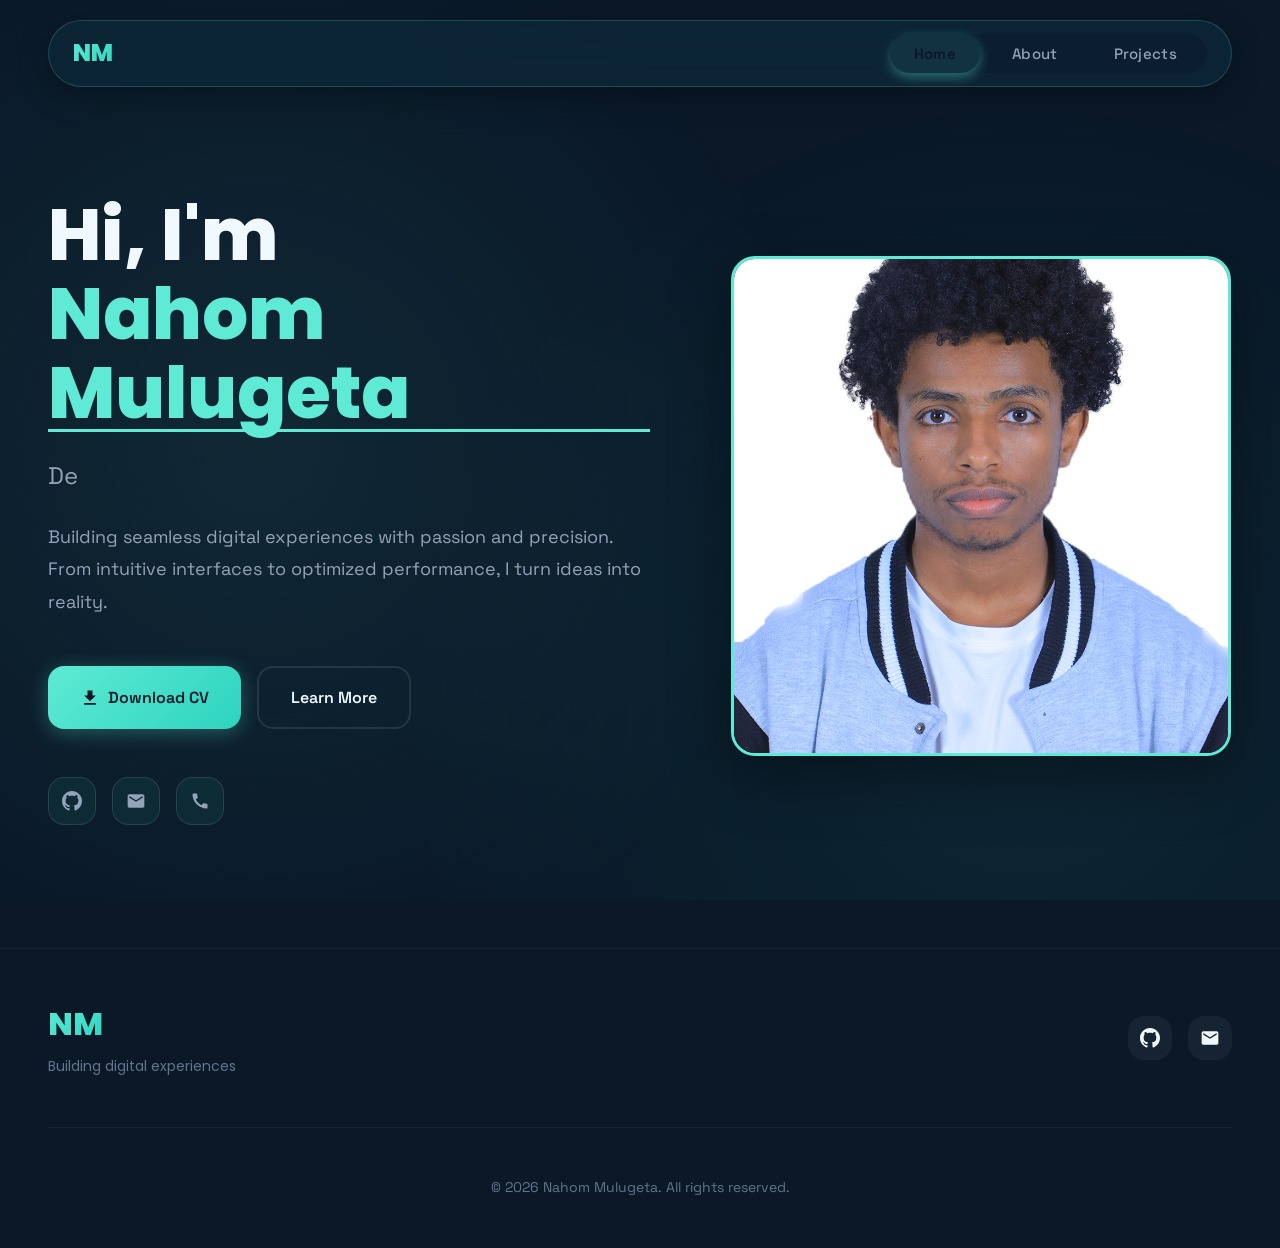
<file: index.html>
<!DOCTYPE html>
<html lang="en">
<head>
  <meta charset="UTF-8">
  <meta name="viewport" content="width=device-width, initial-scale=1.0">
  <link rel="stylesheet" href="style.css">
  <link rel="preconnect" href="https://fonts.googleapis.com">
  <link rel="preconnect" href="https://fonts.gstatic.com" crossorigin>
  <link href="https://fonts.googleapis.com/css2?family=Poppins:wght@400;500;600;700;800&family=Space+Grotesk:wght@400;500;600;700&family=JetBrains+Mono:wght@400;500&display=swap" rel="stylesheet">
  <title>Nahom Mulugeta | Developer & Creator</title>
</head>
<body>

<header>
  <div class="nav-container">
    <nav>
      <div class="nav-brand">
        <span class="brand-text">NM</span>
      </div>
      <ul>
        <li><a href="index.html" class="active">Home</a></li>
        <li><a href="about.html">About</a></li>
        <li><a href="projects.html">Projects</a></li>
      </ul>
      <div class="menu-toggle">
        <span></span>
        <span></span>
        <span></span>
      </div>
    </nav>
  </div>
</header>

<main>

  <!-- Hero Section -->
  <section class="hero-new">
    <div class="hero-content">
      <h1 class="hero-title">
        Hi, I'm <span class="highlight-text">Nahom Mulugeta</span>
      </h1>
      
      <p class="hero-subtitle">
        Developer <span class="separator">•</span> CS Student <span class="separator">•</span> Comic Creator
      </p>
      
      <p class="hero-description">
        Building seamless digital experiences with passion and precision. 
        From intuitive interfaces to optimized performance, I turn ideas into reality.
      </p>
      
      <div class="hero-actions">
        <a href="Nahom Mulugeta.pdf" download="Nahom_Mulugeta_CV.pdf" class="btn-primary">
          <svg xmlns="http://www.w3.org/2000/svg" viewBox="0 0 24 24" width="20" height="20" fill="currentColor">
            <path d="M19 9h-4V3H9v6H5l7 7 7-7zM5 18v2h14v-2H5z"/>
          </svg>
          Download CV
        </a>
        <a href="about.html" class="btn-secondary">Learn More</a>
      </div>
      
      <div class="hero-social">
        <a href="https://github.com/Fullgod007" target="_blank" rel="noopener noreferrer" class="social-icon" title="GitHub">
          <svg xmlns="http://www.w3.org/2000/svg" viewBox="0 0 24 24" fill="currentColor">
            <path d="M12 0c-6.626 0-12 5.373-12 12 0 5.302 3.438 9.8 8.207 11.387.599.111.793-.261.793-.577v-2.234c-3.338.726-4.033-1.416-4.033-1.416-.546-1.387-1.333-1.756-1.333-1.756-1.089-.745.083-.729.083-.729 1.205.084 1.839 1.237 1.839 1.237 1.07 1.834 2.807 1.304 3.492.997.107-.775.418-1.305.762-1.604-2.665-.305-5.467-1.334-5.467-5.931 0-1.311.469-2.381 1.236-3.221-.124-.303-.535-1.524.117-3.176 0 0 1.008-.322 3.301 1.23.957-.266 1.983-.399 3.003-.404 1.02.005 2.047.138 3.006.404 2.291-1.552 3.297-1.23 3.297-1.23.653 1.653.242 2.874.118 3.176.77.84 1.235 1.911 1.235 3.221 0 4.609-2.807 5.624-5.479 5.921.43.372.823 1.102.823 2.222v3.293c0 .319.192.694.801.576 4.765-1.589 8.199-6.086 8.199-11.386 0-6.627-5.373-12-12-12z"/>
          </svg>
        </a>
        <a href="mailto:nahimulugeta@gmail.com" class="social-icon" title="Email">
          <svg xmlns="http://www.w3.org/2000/svg" viewBox="0 0 24 24" fill="currentColor">
            <path d="M20 4H4c-1.1 0-1.99.9-1.99 2L2 18c0 1.1.9 2 2 2h16c1.1 0 2-.9 2-2V6c0-1.1-.9-2-2-2zm0 4l-8 5-8-5V6l8 5 8-5v2z"/>
          </svg>
        </a>
        <a href="tel:+251911797259" class="social-icon" title="Phone">
          <svg xmlns="http://www.w3.org/2000/svg" viewBox="0 0 24 24" fill="currentColor">
            <path d="M20.01 15.38c-1.23 0-2.42-.2-3.53-.56-.35-.12-.74-.03-1.01.24l-1.57 1.97c-2.83-1.35-5.48-3.9-6.89-6.83l1.95-1.66c.27-.28.35-.67.24-1.02-.37-1.11-.56-2.3-.56-3.53 0-.54-.45-.99-.99-.99H4.19C3.65 3 3 3.24 3 3.99 3 13.28 10.73 21 20.01 21c.71 0 .99-.63.99-1.18v-3.45c0-.54-.45-.99-.99-.99z"/>
          </svg>
        </a>
      </div>
    </div>
    
    <div class="hero-image">
      <div class="image-wrapper">
        <img src="profile.jpg" alt="Nahom Mulugeta">
      </div>
    </div>
  </section>

</main>

<footer>
  <div class="footer-content">
    <div class="footer-brand">
      <span class="brand-text">NM</span>
      <p>Building digital experiences</p>
    </div>
    
    <div class="footer-links">
      <a href="https://github.com/Fullgod007" target="_blank" rel="noopener noreferrer" class="footer-social">
        <svg xmlns="http://www.w3.org/2000/svg" viewBox="0 0 24 24">
          <path d="M12 0c-6.626 0-12 5.373-12 12 0 5.302 3.438 9.8 8.207 11.387.599.111.793-.261.793-.577v-2.234c-3.338.726-4.033-1.416-4.033-1.416-.546-1.387-1.333-1.756-1.333-1.756-1.089-.745.083-.729.083-.729 1.205.084 1.839 1.237 1.839 1.237 1.07 1.834 2.807 1.304 3.492.997.107-.775.418-1.305.762-1.604-2.665-.305-5.467-1.334-5.467-5.931 0-1.311.469-2.381 1.236-3.221-.124-.303-.535-1.524.117-3.176 0 0 1.008-.322 3.301 1.23.957-.266 1.983-.399 3.003-.404 1.02.005 2.047.138 3.006.404 2.291-1.552 3.297-1.23 3.297-1.23.653 1.653.242 2.874.118 3.176.77.84 1.235 1.911 1.235 3.221 0 4.609-2.807 5.624-5.479 5.921.43.372.823 1.102.823 2.222v3.293c0 .319.192.694.801.576 4.765-1.589 8.199-6.086 8.199-11.386 0-6.627-5.373-12-12-12z"/>
        </svg>
      </a>
      <a href="mailto:nahimulugeta@gmail.com" class="footer-social">
        <svg xmlns="http://www.w3.org/2000/svg" viewBox="0 0 24 24">
          <path d="M20 4H4c-1.1 0-1.99.9-1.99 2L2 18c0 1.1.9 2 2 2h16c1.1 0 2-.9 2-2V6c0-1.1-.9-2-2-2zm0 4l-8 5-8-5V6l8 5 8-5v2z"/>
        </svg>
      </a>
    </div>
  </div>
  
  <div class="footer-bottom">
    <p>© 2026 Nahom Mulugeta. All rights reserved.</p>
  </div>
</footer>

<script>
  // Navigation scroll effect
  let lastScroll = 0;
  const header = document.querySelector('header');

  window.addEventListener('scroll', () => {
    const currentScroll = window.pageYOffset;
    
    if (currentScroll > 50) {
      header.classList.add('nav-scrolled');
    } else {
      header.classList.remove('nav-scrolled');
    }
    
    lastScroll = currentScroll;
  });

  // Mobile menu toggle
  const menuToggle = document.querySelector('.menu-toggle');
  const navUl = document.querySelector('nav ul');
  
  if (menuToggle) {
    menuToggle.addEventListener('click', () => {
      menuToggle.classList.toggle('active');
      navUl.classList.toggle('mobile-active');
    });
  }

  // Typing effect for hero subtitle
  const subtitle = document.querySelector('.hero-subtitle');
  if (subtitle) {
    const text = subtitle.textContent;
    subtitle.textContent = '';
    let i = 0;
    
    const typeWriter = () => {
      if (i < text.length) {
        subtitle.textContent += text.charAt(i);
        i++;
        setTimeout(typeWriter, 50);
      }
    };
    
    setTimeout(typeWriter, 800);
  }

  // Smooth scroll
  document.querySelectorAll('a[href^="#"]').forEach(anchor => {
    anchor.addEventListener('click', function (e) {
      e.preventDefault();
      const target = document.querySelector(this.getAttribute('href'));
      if (target) {
        target.scrollIntoView({ behavior: 'smooth', block: 'start' });
      }
    });
  });
</script>

</body>
</html>
</file>
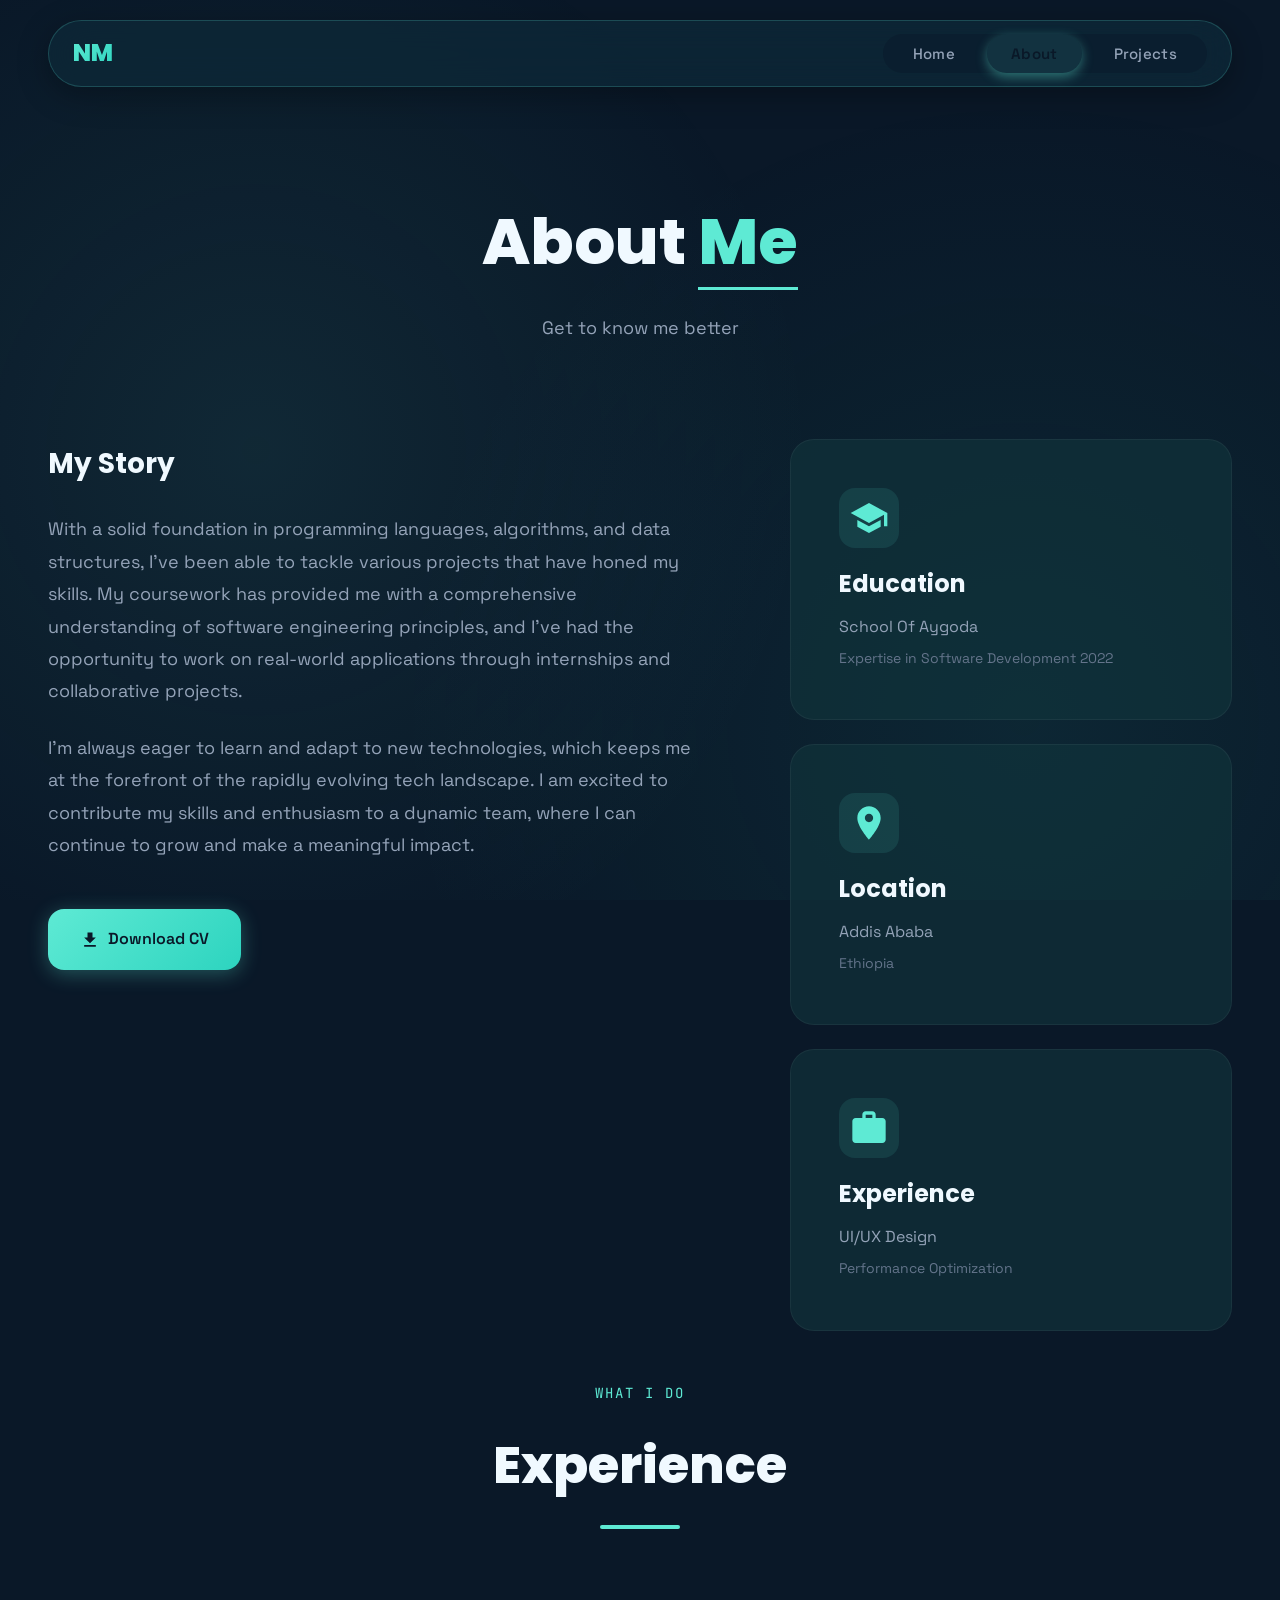
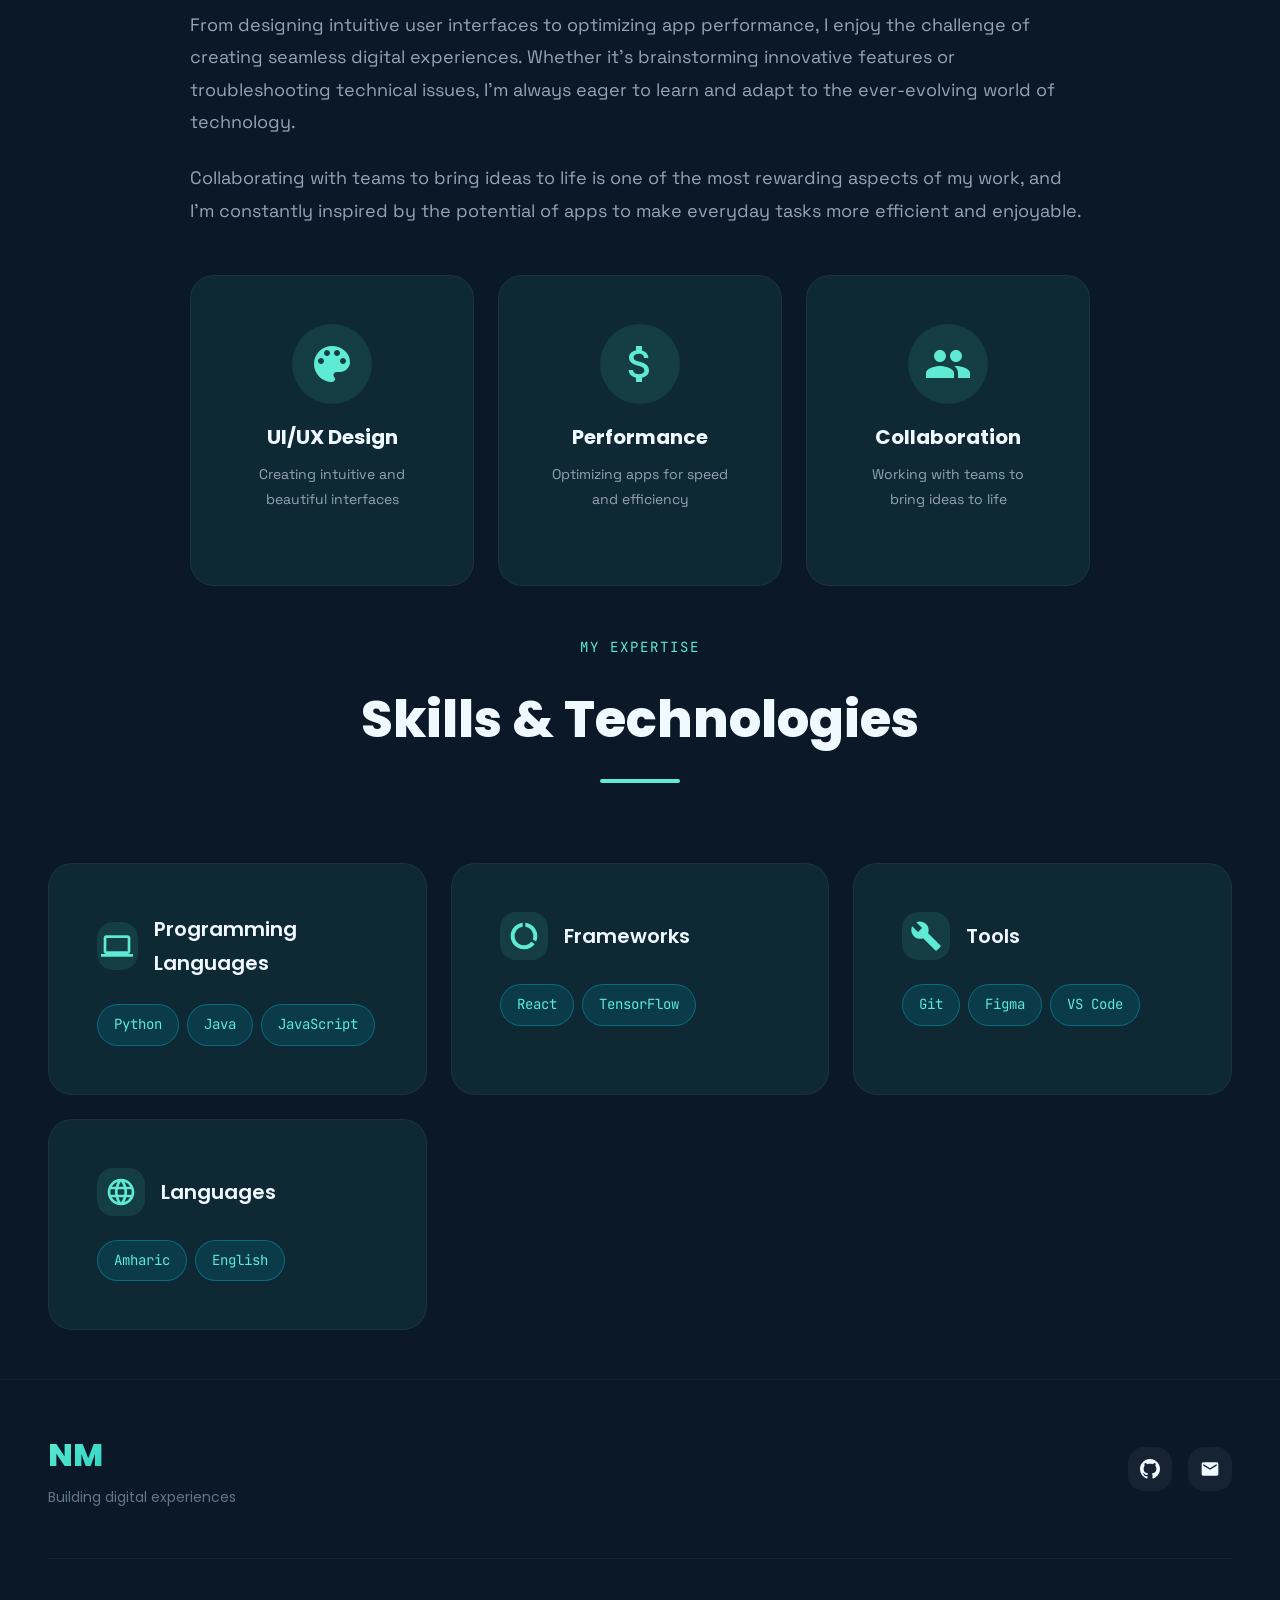
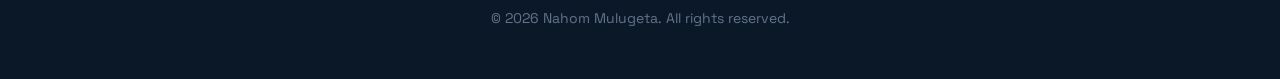
<file: about.html>
<!DOCTYPE html>
<html lang="en">
<head>
  <meta charset="UTF-8">
  <meta name="viewport" content="width=device-width, initial-scale=1.0">
  <link rel="stylesheet" href="style.css">
  <link rel="preconnect" href="https://fonts.googleapis.com">
  <link rel="preconnect" href="https://fonts.gstatic.com" crossorigin>
  <link href="https://fonts.googleapis.com/css2?family=Poppins:wght@400;500;600;700;800&family=Space+Grotesk:wght@400;500;600;700&family=JetBrains+Mono:wght@400;500&display=swap" rel="stylesheet">
  <title>About – Nahom Mulugeta</title>
</head>
<body>

<header>
  <div class="nav-container">
    <nav>
      <div class="nav-brand">
        <span class="brand-text">NM</span>
      </div>
      <ul>
        <li><a href="index.html">Home</a></li>
        <li><a href="about.html" class="active">About</a></li>
        <li><a href="projects.html">Projects</a></li>
      </ul>
      <div class="menu-toggle">
        <span></span>
        <span></span>
        <span></span>
      </div>
    </nav>
  </div>
</header>

<main>

  <!-- About Header -->
  <section class="page-header">
    <h1 class="page-title">About <span class="gradient-text">Me</span></h1>
    <p class="page-subtitle">Get to know me better</p>
  </section>

  <!-- About Content -->
  <section class="section-about">
    <div class="about-grid">
      <div class="about-text">
        <h2>My Story</h2>
        <p>
          With a solid foundation in programming languages, algorithms, and data structures, 
          I've been able to tackle various projects that have honed my skills. My coursework 
          has provided me with a comprehensive understanding of software engineering principles, 
          and I've had the opportunity to work on real-world applications through internships 
          and collaborative projects.
        </p>
        <p>
          I'm always eager to learn and adapt to new technologies, which keeps me at the 
          forefront of the rapidly evolving tech landscape. I am excited to contribute my 
          skills and enthusiasm to a dynamic team, where I can continue to grow and make a 
          meaningful impact.
        </p>
        
        <!-- Download CV Button -->
        <a href="Nahom Mulugeta.pdf" download="Nahom_Mulugeta_CV.pdf" class="btn-primary">
          <svg xmlns="http://www.w3.org/2000/svg" viewBox="0 0 24 24" width="20" height="20">
            <path d="M19 9h-4V3H9v6H5l7 7 7-7zM5 18v2h14v-2H5z"/>
          </svg>
          Download CV
        </a>
      </div>
      
      <div class="about-stats">
        <div class="stat-card">
          <div class="stat-icon">
            <svg xmlns="http://www.w3.org/2000/svg" viewBox="0 0 24 24" width="40" height="40" fill="currentColor">
              <path d="M5 13.18v4L12 21l7-3.82v-4L12 17l-7-3.82zM12 3L1 9l11 6 9-4.91V17h2V9L12 3z"/>
            </svg>
          </div>
          <h3>Education</h3>
          <p>School Of Aygoda</p>
          <span class="stat-detail">Expertise in Software Development</span>
          <span class="stat-detail">2022</span>
        </div>
        <div class="stat-card">
          <div class="stat-icon">
            <svg xmlns="http://www.w3.org/2000/svg" viewBox="0 0 24 24" width="40" height="40" fill="currentColor">
              <path d="M12 2C8.13 2 5 5.13 5 9c0 5.25 7 13 7 13s7-7.75 7-13c0-3.87-3.13-7-7-7zm0 9.5c-1.38 0-2.5-1.12-2.5-2.5s1.12-2.5 2.5-2.5 2.5 1.12 2.5 2.5-1.12 2.5-2.5 2.5z"/>
            </svg>
          </div>
          <h3>Location</h3>
          <p>Addis Ababa</p>
          <span class="stat-detail">Ethiopia</span>
        </div>
        <div class="stat-card">
          <div class="stat-icon">
            <svg xmlns="http://www.w3.org/2000/svg" viewBox="0 0 24 24" width="40" height="40" fill="currentColor">
              <path d="M20 6h-4V4c0-1.11-.89-2-2-2h-4c-1.11 0-2 .89-2 2v2H4c-1.11 0-1.99.89-1.99 2L2 19c0 1.11.89 2 2 2h16c1.11 0 2-.89 2-2V8c0-1.11-.89-2-2-2zm-6 0h-4V4h4v2z"/>
            </svg>
          </div>
          <h3>Experience</h3>
          <p>UI/UX Design</p>
          <span class="stat-detail">Performance Optimization</span>
        </div>
      </div>
    </div>
  </section>

  <!-- Experience Section -->
  <section class="section-experience">
    <div class="section-header">
      <span class="section-tag">What I do</span>
      <h2 class="section-title">Experience</h2>
    </div>
    
    <div class="experience-content">
      <p>
        From designing intuitive user interfaces to optimizing app performance, I enjoy 
        the challenge of creating seamless digital experiences. Whether it's brainstorming 
        innovative features or troubleshooting technical issues, I'm always eager to learn 
        and adapt to the ever-evolving world of technology.
      </p>
      <p>
        Collaborating with teams to bring ideas to life is one of the most rewarding aspects 
        of my work, and I'm constantly inspired by the potential of apps to make everyday 
        tasks more efficient and enjoyable.
      </p>
      
      <div class="experience-highlights">
        <div class="highlight-item">
          <div class="highlight-icon">
            <svg xmlns="http://www.w3.org/2000/svg" viewBox="0 0 24 24" width="48" height="48" fill="currentColor">
              <path d="M12 3c-4.97 0-9 4.03-9 9s4.03 9 9 9c.83 0 1.5-.67 1.5-1.5 0-.39-.15-.74-.39-1.01-.23-.26-.38-.61-.38-.99 0-.83.67-1.5 1.5-1.5H16c2.76 0 5-2.24 5-5 0-4.42-4.03-8-9-8zm-5.5 9c-.83 0-1.5-.67-1.5-1.5S5.67 9 6.5 9 8 9.67 8 10.5 7.33 12 6.5 12zm3-4C8.67 8 8 7.33 8 6.5S8.67 5 9.5 5s1.5.67 1.5 1.5S10.33 8 9.5 8zm5 0c-.83 0-1.5-.67-1.5-1.5S13.67 5 14.5 5s1.5.67 1.5 1.5S15.33 8 14.5 8zm3 4c-.83 0-1.5-.67-1.5-1.5S16.67 9 17.5 9s1.5.67 1.5 1.5-.67 1.5-1.5 1.5z"/>
            </svg>
          </div>
          <h4>UI/UX Design</h4>
          <p>Creating intuitive and beautiful interfaces</p>
        </div>
        <div class="highlight-item">
          <div class="highlight-icon">
            <svg xmlns="http://www.w3.org/2000/svg" viewBox="0 0 24 24" width="48" height="48" fill="currentColor">
              <path d="M11.8 10.9c-2.27-.59-3-1.2-3-2.15 0-1.09 1.01-1.85 2.7-1.85 1.78 0 2.44.85 2.5 2.1h2.21c-.07-1.72-1.12-3.3-3.21-3.81V3h-3v2.16c-1.94.42-3.5 1.68-3.5 3.61 0 2.31 1.91 3.46 4.7 4.13 2.5.6 3 1.48 3 2.41 0 .69-.49 1.79-2.7 1.79-2.06 0-2.87-.92-2.98-2.1h-2.2c.12 2.19 1.76 3.42 3.68 3.83V21h3v-2.15c1.95-.37 3.5-1.5 3.5-3.55 0-2.84-2.43-3.81-4.7-4.4z"/>
            </svg>
          </div>
          <h4>Performance</h4>
          <p>Optimizing apps for speed and efficiency</p>
        </div>
        <div class="highlight-item">
          <div class="highlight-icon">
            <svg xmlns="http://www.w3.org/2000/svg" viewBox="0 0 24 24" width="48" height="48" fill="currentColor">
              <path d="M16 11c1.66 0 2.99-1.34 2.99-3S17.66 5 16 5c-1.66 0-3 1.34-3 3s1.34 3 3 3zm-8 0c1.66 0 2.99-1.34 2.99-3S9.66 5 8 5C6.34 5 5 6.34 5 8s1.34 3 3 3zm0 2c-2.33 0-7 1.17-7 3.5V19h14v-2.5c0-2.33-4.67-3.5-7-3.5zm8 0c-.29 0-.62.02-.97.05 1.16.84 1.97 1.97 1.97 3.45V19h6v-2.5c0-2.33-4.67-3.5-7-3.5z"/>
            </svg>
          </div>
          <h4>Collaboration</h4>
          <p>Working with teams to bring ideas to life</p>
        </div>
      </div>
    </div>
  </section>

  <!-- Skills Section -->
  <section class="section-skills">
    <div class="section-header">
      <span class="section-tag">My expertise</span>
      <h2 class="section-title">Skills & Technologies</h2>
    </div>
    
    <div class="skills-grid">
      <div class="skill-category">
        <div class="category-header">
          <span class="category-icon">
            <svg xmlns="http://www.w3.org/2000/svg" viewBox="0 0 24 24" width="32" height="32" fill="currentColor">
              <path d="M20 18c1.1 0 1.99-.9 1.99-2L22 6c0-1.1-.9-2-2-2H4c-1.1 0-2 .9-2 2v10c0 1.1.9 2 2 2H0v2h24v-2h-4zM4 6h16v10H4V6z"/>
            </svg>
          </span>
          <h3>Programming Languages</h3>
        </div>
        <div class="skill-tags">
          <span class="skill-tag">Python</span>
          <span class="skill-tag">Java</span>
          <span class="skill-tag">JavaScript</span>
        </div>
      </div>
      
      <div class="skill-category">
        <div class="category-header">
          <span class="category-icon">
            <svg xmlns="http://www.w3.org/2000/svg" viewBox="0 0 24 24" width="32" height="32" fill="currentColor">
              <path d="M13 2.05v3.03c3.39.49 6 3.39 6 6.92 0 .9-.18 1.75-.48 2.54l2.6 1.53c.56-1.24.88-2.62.88-4.07 0-5.18-3.95-9.45-9-9.95zM12 19c-3.87 0-7-3.13-7-7 0-3.53 2.61-6.43 6-6.92V2.05c-5.06.5-9 4.76-9 9.95 0 5.52 4.47 10 9.99 10 3.31 0 6.24-1.61 8.06-4.09l-2.6-1.53C16.17 17.98 14.21 19 12 19z"/>
            </svg>
          </span>
          <h3>Frameworks</h3>
        </div>
        <div class="skill-tags">
          <span class="skill-tag">React</span>
          <span class="skill-tag">TensorFlow</span>
        </div>
      </div>
      
      <div class="skill-category">
        <div class="category-header">
          <span class="category-icon">
            <svg xmlns="http://www.w3.org/2000/svg" viewBox="0 0 24 24" width="32" height="32" fill="currentColor">
              <path d="M22.7 19l-9.1-9.1c.9-2.3.4-5-1.5-6.9-2-2-5-2.4-7.4-1.3L9 6 6 9 1.6 4.7C.4 7.1.9 10.1 2.9 12.1c1.9 1.9 4.6 2.4 6.9 1.5l9.1 9.1c.4.4 1 .4 1.4 0l2.3-2.3c.5-.4.5-1.1.1-1.4z"/>
            </svg>
          </span>
          <h3>Tools</h3>
        </div>
        <div class="skill-tags">
          <span class="skill-tag">Git</span>
          <span class="skill-tag">Figma</span>
          <span class="skill-tag">VS Code</span>
        </div>
      </div>
      
      <div class="skill-category">
        <div class="category-header">
          <span class="category-icon">
            <svg xmlns="http://www.w3.org/2000/svg" viewBox="0 0 24 24" width="32" height="32" fill="currentColor">
              <path d="M11.99 2C6.47 2 2 6.48 2 12s4.47 10 9.99 10C17.52 22 22 17.52 22 12S17.52 2 11.99 2zm6.93 6h-2.95c-.32-1.25-.78-2.45-1.38-3.56 1.84.63 3.37 1.91 4.33 3.56zM12 4.04c.83 1.2 1.48 2.53 1.91 3.96h-3.82c.43-1.43 1.08-2.76 1.91-3.96zM4.26 14C4.1 13.36 4 12.69 4 12s.1-1.36.26-2h3.38c-.08.66-.14 1.32-.14 2 0 .68.06 1.34.14 2H4.26zm.82 2h2.95c.32 1.25.78 2.45 1.38 3.56-1.84-.63-3.37-1.9-4.33-3.56zm2.95-8H5.08c.96-1.66 2.49-2.93 4.33-3.56C8.81 5.55 8.35 6.75 8.03 8zM12 19.96c-.83-1.2-1.48-2.53-1.91-3.96h3.82c-.43 1.43-1.08 2.76-1.91 3.96zM14.34 14H9.66c-.09-.66-.16-1.32-.16-2 0-.68.07-1.35.16-2h4.68c.09.65.16 1.32.16 2 0 .68-.07 1.34-.16 2zm.25 5.56c.6-1.11 1.06-2.31 1.38-3.56h2.95c-.96 1.65-2.49 2.93-4.33 3.56zM16.36 14c.08-.66.14-1.32.14-2 0-.68-.06-1.34-.14-2h3.38c.16.64.26 1.31.26 2s-.1 1.36-.26 2h-3.38z"/>
            </svg>
          </span>
          <h3>Languages</h3>
        </div>
        <div class="skill-tags">
          <span class="skill-tag">Amharic</span>
          <span class="skill-tag">English</span>
        </div>
      </div>
    </div>
  </section>

</main>

<footer>
  <div class="footer-content">
    <div class="footer-brand">
      <span class="brand-text">NM</span>
      <p>Building digital experiences</p>
    </div>
    
    <div class="footer-links">
      <a href="https://github.com/Fullgod007" target="_blank" rel="noopener noreferrer" class="footer-social">
        <svg xmlns="http://www.w3.org/2000/svg" viewBox="0 0 24 24">
          <path d="M12 0c-6.626 0-12 5.373-12 12 0 5.302 3.438 9.8 8.207 11.387.599.111.793-.261.793-.577v-2.234c-3.338.726-4.033-1.416-4.033-1.416-.546-1.387-1.333-1.756-1.333-1.756-1.089-.745.083-.729.083-.729 1.205.084 1.839 1.237 1.839 1.237 1.07 1.834 2.807 1.304 3.492.997.107-.775.418-1.305.762-1.604-2.665-.305-5.467-1.334-5.467-5.931 0-1.311.469-2.381 1.236-3.221-.124-.303-.535-1.524.117-3.176 0 0 1.008-.322 3.301 1.23.957-.266 1.983-.399 3.003-.404 1.02.005 2.047.138 3.006.404 2.291-1.552 3.297-1.23 3.297-1.23.653 1.653.242 2.874.118 3.176.77.84 1.235 1.911 1.235 3.221 0 4.609-2.807 5.624-5.479 5.921.43.372.823 1.102.823 2.222v3.293c0 .319.192.694.801.576 4.765-1.589 8.199-6.086 8.199-11.386 0-6.627-5.373-12-12-12z"/>
        </svg>
      </a>
      <a href="mailto:nahimulugeta@gmail.com" class="footer-social">
        <svg xmlns="http://www.w3.org/2000/svg" viewBox="0 0 24 24">
          <path d="M20 4H4c-1.1 0-1.99.9-1.99 2L2 18c0 1.1.9 2 2 2h16c1.1 0 2-.9 2-2V6c0-1.1-.9-2-2-2zm0 4l-8 5-8-5V6l8 5 8-5v2z"/>
        </svg>
      </a>
    </div>
  </div>
  
  <div class="footer-bottom">
    <p>© 2026 Nahom Mulugeta. All rights reserved.</p>
  </div>
</footer>

<script>
  const observerOptions = {
    threshold: 0.1,
    rootMargin: '0px 0px -100px 0px'
  };

  const observer = new IntersectionObserver((entries) => {
    entries.forEach(entry => {
      if (entry.isIntersecting) {
        entry.target.classList.add('animate-in');
      }
    });
  }, observerOptions);

  document.querySelectorAll('section, .skill-category, .stat-card, .highlight-item').forEach(el => {
    observer.observe(el);
  });
</script>

</body>
</html>
</file>
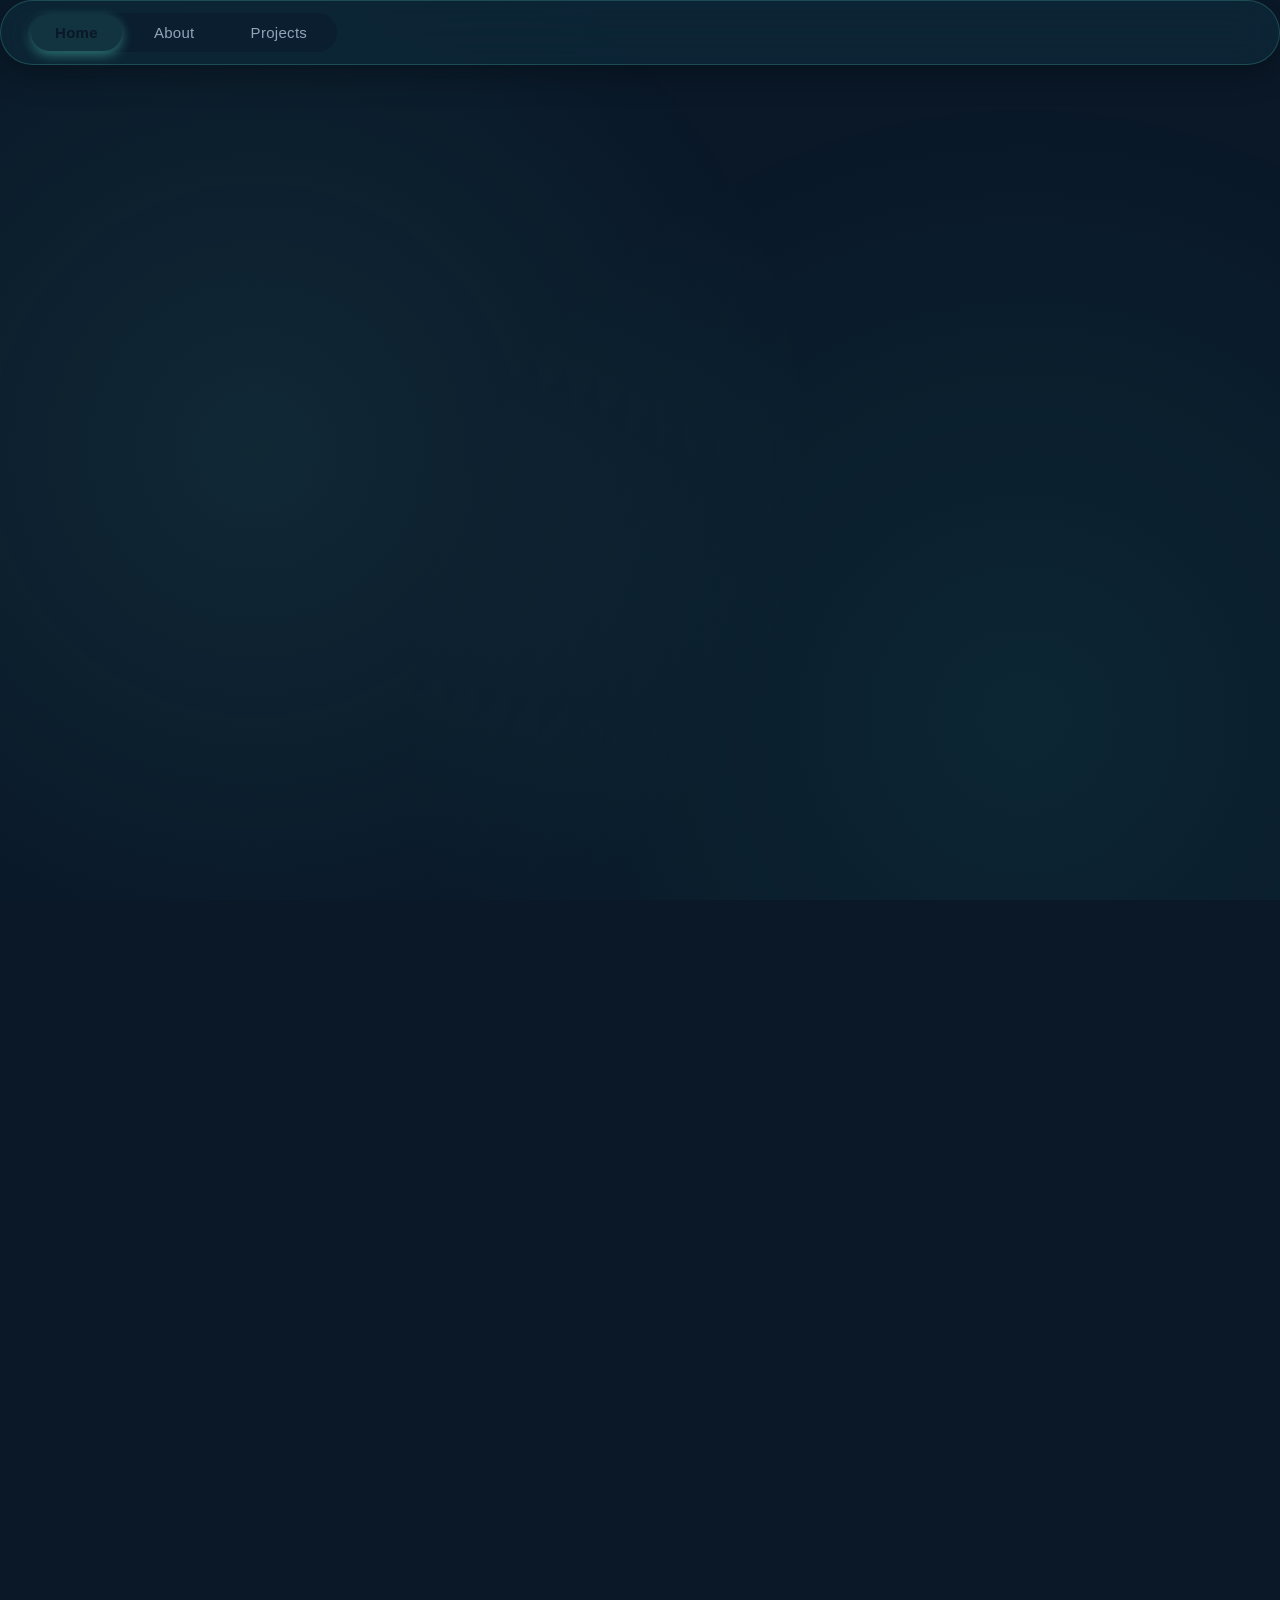
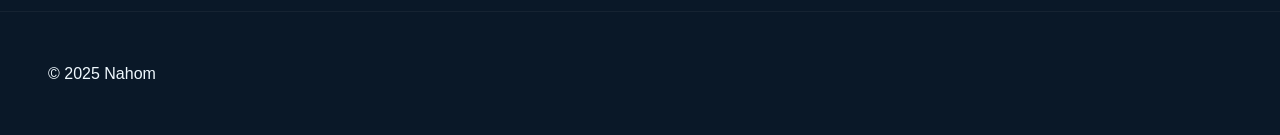
<file: index (5).html>
<!DOCTYPE html>
<html>
<head>
  <link rel="stylesheet" href="style.css">
  <title>Nahom Portfolio</title>
</head>
<body>

<header>
  <nav>
    <ul>
      <li><a href="index.html" class="active">Home</a></li>
      <li><a href="about.html">About</a></li>
      <li><a href="projects.html">Projects</a></li>
    </ul>
  </nav>
</header>

<main>

  <section class="hero">
  <img src="profile.jpg" alt="Profile Photo">

  <div>
    <h1>Welcome, I'm Nahom</h1>
    <p>Developer • CS Student • Comic Creator</p>
  </div>
</section>


  <section class="cards">
    <div class="card">
      <h2>Skills</h2>
      <ul>
        <li>Java Programming</li>
        <li>HTML • CSS</li>
        <li>Comic Writing</li>
      </ul>
    </div>

    <div class="card">
      <h2>Education</h2>
      <p>Computer Science student at ACT.</p>
    </div>
  </section>

</main>

<footer>
  © 2025 Nahom
</footer>

</body>
</html>
</file>
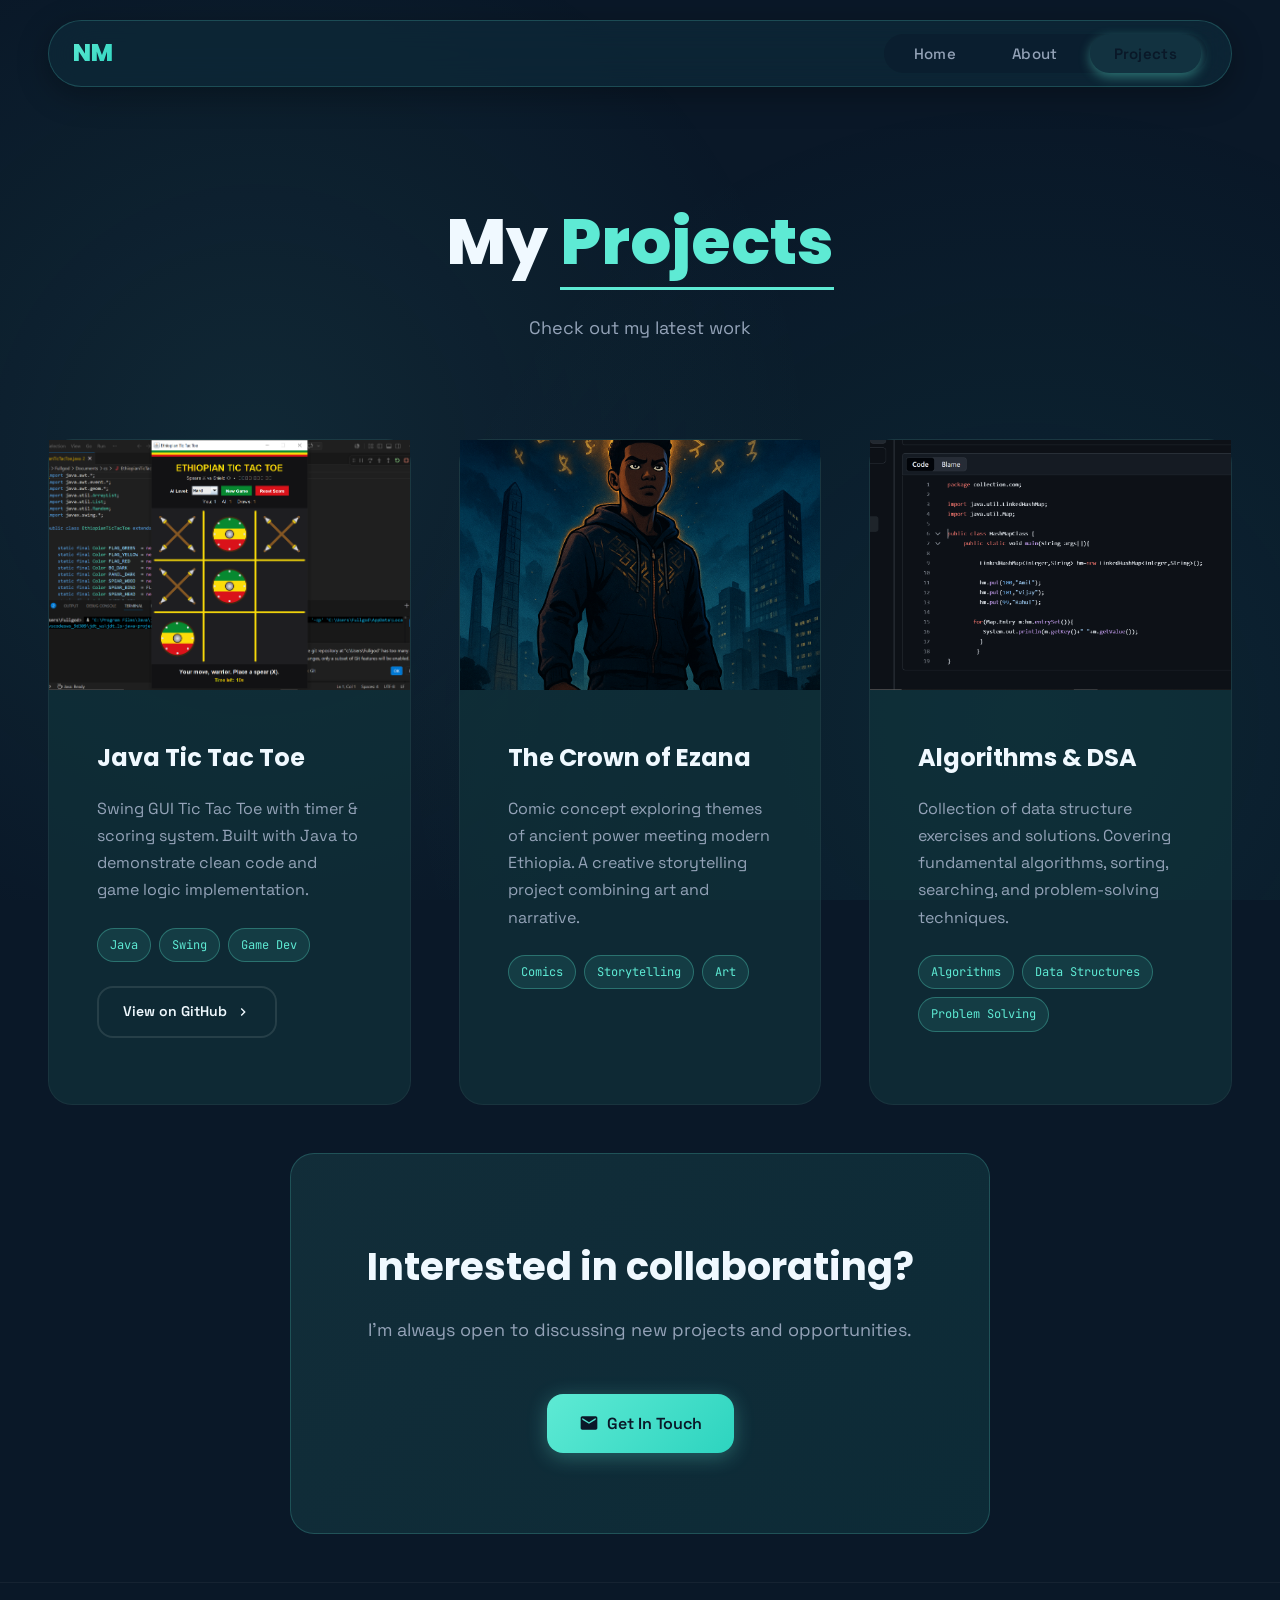
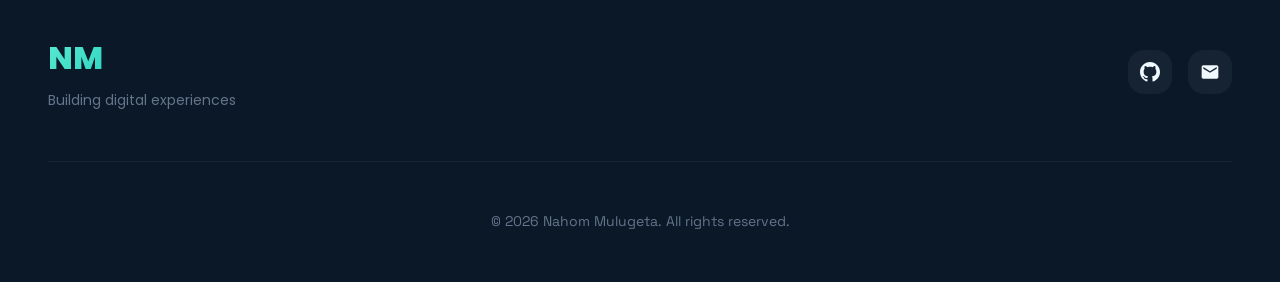
<file: projects.html>
<!DOCTYPE html>
<html lang="en">
<head>
  <meta charset="UTF-8">
  <meta name="viewport" content="width=device-width, initial-scale=1.0">
  <link rel="stylesheet" href="style.css">
  <link rel="preconnect" href="https://fonts.googleapis.com">
  <link rel="preconnect" href="https://fonts.gstatic.com" crossorigin>
  <link href="https://fonts.googleapis.com/css2?family=Poppins:wght@400;500;600;700;800&family=Space+Grotesk:wght@400;500;600;700&family=JetBrains+Mono:wght@400;500&display=swap" rel="stylesheet">
  <title>Projects – Nahom Mulugeta</title>
</head>
<body>

<header>
  <div class="nav-container">
    <nav>
      <div class="nav-brand">
        <span class="brand-text">NM</span>
      </div>
      <ul>
        <li><a href="index.html">Home</a></li>
        <li><a href="about.html">About</a></li>
        <li><a href="projects.html" class="active">Projects</a></li>
      </ul>
      <div class="menu-toggle">
        <span></span>
        <span></span>
        <span></span>
      </div>
    </nav>
  </div>
</header>

<main>

  <!-- Projects Header -->
  <section class="page-header" style="opacity: 1; transform: none;">
    <h1 class="page-title">My <span class="gradient-text">Projects</span></h1>
    <p class="page-subtitle">Check out my latest work</p>
  </section>

  <!-- Projects Gallery -->
  <section class="projects-section" style="opacity: 1; transform: none;">
    <div class="projects-grid">
      
      <div class="project-card">
        <div class="project-image">
          <img src="S1.png" alt="Tic Tac Toe Game Screenshot">
          <div class="project-overlay">
            <a href="https://github.com/Fullgod007/Tic-Tac-Toe" target="_blank" class="project-link">
              <svg xmlns="http://www.w3.org/2000/svg" viewBox="0 0 24 24" width="24" height="24">
                <path d="M19 19H5V5h7V3H5c-1.11 0-2 .9-2 2v14c0 1.1.89 2 2 2h14c1.1 0 2-.9 2-2v-7h-2v7zM14 3v2h3.59l-9.83 9.83 1.41 1.41L19 6.41V10h2V3h-7z"/>
              </svg>
            </a>
          </div>
        </div>
        <div class="project-content">
          <h3>Java Tic Tac Toe</h3>
          <p>Swing GUI Tic Tac Toe with timer & scoring system. Built with Java to demonstrate clean code and game logic implementation.</p>
          <div class="project-tags">
            <span class="tag">Java</span>
            <span class="tag">Swing</span>
            <span class="tag">Game Dev</span>
          </div>
          <a href="https://github.com/Fullgod007/Tic-Tac-Toe" target="_blank" class="btn-secondary">
            View on GitHub
            <svg xmlns="http://www.w3.org/2000/svg" viewBox="0 0 24 24" width="16" height="16">
              <path d="M10 6L8.59 7.41 13.17 12l-4.58 4.59L10 18l6-6z"/>
            </svg>
          </a>
        </div>
      </div>

      <div class="project-card">
        <div class="project-image">
          <img src="comic.png" alt="The Crown of Ezana Comic Panel">
        </div>
        <div class="project-content">
          <h3>The Crown of Ezana</h3>
          <p>Comic concept exploring themes of ancient power meeting modern Ethiopia. A creative storytelling project combining art and narrative.</p>
          <div class="project-tags">
            <span class="tag">Comics</span>
            <span class="tag">Storytelling</span>
            <span class="tag">Art</span>
          </div>
        </div>
      </div>

      <div class="project-card">
        <div class="project-image">
          <img src="s3.png" alt="Algorithm and Data Structures">
        </div>
        <div class="project-content">
          <h3>Algorithms & DSA</h3>
          <p>Collection of data structure exercises and solutions. Covering fundamental algorithms, sorting, searching, and problem-solving techniques.</p>
          <div class="project-tags">
            <span class="tag">Algorithms</span>
            <span class="tag">Data Structures</span>
            <span class="tag">Problem Solving</span>
          </div>
        </div>
      </div>

    </div>
  </section>

  <!-- CTA Section -->
  <section class="cta-section" style="opacity: 1; transform: none;">
    <div class="cta-card">
      <h2>Interested in collaborating?</h2>
      <p>I'm always open to discussing new projects and opportunities.</p>
      <a href="mailto:nahimulugeta@gmail.com" class="btn-primary">
        <svg xmlns="http://www.w3.org/2000/svg" viewBox="0 0 24 24" width="20" height="20" fill="currentColor">
          <path d="M20 4H4c-1.1 0-1.99.9-1.99 2L2 18c0 1.1.9 2 2 2h16c1.1 0 2-.9 2-2V6c0-1.1-.9-2-2-2zm0 4l-8 5-8-5V6l8 5 8-5v2z"/>
        </svg>
        Get In Touch
      </a>
    </div>
  </section>

</main>

<footer>
  <div class="footer-content">
    <div class="footer-brand">
      <span class="brand-text">NM</span>
      <p>Building digital experiences</p>
    </div>
    
    <div class="footer-links">
      <a href="https://github.com/Fullgod007" target="_blank" rel="noopener noreferrer" class="footer-social">
        <svg xmlns="http://www.w3.org/2000/svg" viewBox="0 0 24 24">
          <path d="M12 0c-6.626 0-12 5.373-12 12 0 5.302 3.438 9.8 8.207 11.387.599.111.793-.261.793-.577v-2.234c-3.338.726-4.033-1.416-4.033-1.416-.546-1.387-1.333-1.756-1.333-1.756-1.089-.745.083-.729.083-.729 1.205.084 1.839 1.237 1.839 1.237 1.07 1.834 2.807 1.304 3.492.997.107-.775.418-1.305.762-1.604-2.665-.305-5.467-1.334-5.467-5.931 0-1.311.469-2.381 1.236-3.221-.124-.303-.535-1.524.117-3.176 0 0 1.008-.322 3.301 1.23.957-.266 1.983-.399 3.003-.404 1.02.005 2.047.138 3.006.404 2.291-1.552 3.297-1.23 3.297-1.23.653 1.653.242 2.874.118 3.176.77.84 1.235 1.911 1.235 3.221 0 4.609-2.807 5.624-5.479 5.921.43.372.823 1.102.823 2.222v3.293c0 .319.192.694.801.576 4.765-1.589 8.199-6.086 8.199-11.386 0-6.627-5.373-12-12-12z"/>
        </svg>
      </a>
      <a href="mailto:nahimulugeta@gmail.com" class="footer-social">
        <svg xmlns="http://www.w3.org/2000/svg" viewBox="0 0 24 24">
          <path d="M20 4H4c-1.1 0-1.99.9-1.99 2L2 18c0 1.1.9 2 2 2h16c1.1 0 2-.9 2-2V6c0-1.1-.9-2-2-2zm0 4l-8 5-8-5V6l8 5 8-5v2z"/>
        </svg>
      </a>
    </div>
  </div>
  
  <div class="footer-bottom">
    <p>© 2026 Nahom Mulugeta. All rights reserved.</p>
  </div>
</footer>

<script>
  const observerOptions = {
    threshold: 0.1,
    rootMargin: '0px 0px -100px 0px'
  };

  const observer = new IntersectionObserver((entries) => {
    entries.forEach(entry => {
      if (entry.isIntersecting) {
        entry.target.classList.add('animate-in');
      }
    });
  }, observerOptions);

  document.querySelectorAll('.project-card, .cta-card').forEach(el => {
    observer.observe(el);
  });
</script>

</body>
</html>
</file>
<file: style.css>
/* ========================================
   MODERN PORTFOLIO - NAHOM MULUGETA
   Font Pairing: Poppins + Space Grotesk + JetBrains Mono
   ======================================== */

:root {
  /* Colors */
  --bg-dark: #0a1828;
  --bg-darker: #0e2a3a;
  --bg-card: rgba(18, 54, 61, 0.6);
  --accent-primary: #5eead4;
  --accent-secondary: #2dd4bf;
  --accent-glow: rgba(94, 234, 212, 0.3);
  --text-primary: #f0f9ff;
  --text-secondary: #94a3b8;
  --text-muted: #64748b;
  
  /* Gradients */
  --gradient-accent: linear-gradient(135deg, #5eead4 0%, #2dd4bf 100%);
  --gradient-card: linear-gradient(135deg, rgba(94, 234, 212, 0.1) 0%, rgba(45, 212, 191, 0.1) 100%);
  
  /* Spacing */
  --spacing-xs: 8px;
  --spacing-sm: 16px;
  --spacing-md: 24px;
  --spacing-lg: 48px;
  --spacing-xl: 80px;
  
  /* Border Radius */
  --radius-sm: 8px;
  --radius-md: 16px;
  --radius-lg: 24px;
  --radius-full: 9999px;
  
  /* Transitions */
  --transition: 0.3s cubic-bezier(0.4, 0, 0.2, 1);
  
  /* Fonts */
  --font-display: 'Poppins', sans-serif;
  --font-body: 'Space Grotesk', sans-serif;
  --font-mono: 'JetBrains Mono', monospace;
}

* {
  margin: 0;
  padding: 0;
  box-sizing: border-box;
}

html {
  scroll-behavior: smooth;
  overflow-x: hidden;
}

body {
  font-family: var(--font-body);
  background: var(--bg-dark);
  color: var(--text-primary);
  line-height: 1.7;
  overflow-x: hidden;
  position: relative;
}

/* Animated Background */
body::before {
  content: '';
  position: fixed;
  top: 0;
  left: 0;
  width: 100%;
  height: 100%;
  background: 
    radial-gradient(circle at 20% 50%, rgba(94, 234, 212, 0.08) 0%, transparent 50%),
    radial-gradient(circle at 80% 80%, rgba(45, 212, 191, 0.08) 0%, transparent 50%);
  animation: backgroundFloat 20s ease-in-out infinite;
  pointer-events: none;
  z-index: 0;
}

@keyframes backgroundFloat {
  0%, 100% { transform: translate(0, 0) scale(1); }
  50% { transform: translate(-30px, -30px) scale(1.1); }
}

/* ========================================
   HEADER & NAVIGATION
   ======================================== */

header {
  position: fixed;
  top: 0;
  left: 0;
  right: 0;
  z-index: 1000;
  padding: 0;
  background: transparent;
  animation: slideDown 0.6s ease;
}

.nav-container {
  max-width: 1400px;
  margin: 20px auto;
  padding: 0 var(--spacing-lg);
}

@keyframes slideDown {
  from { transform: translateY(-100%); opacity: 0; }
  to { transform: translateY(0); opacity: 1; }
}

nav {
  background: rgba(14, 42, 58, 0.7);
  backdrop-filter: blur(20px);
  border: 1px solid rgba(94, 234, 212, 0.2);
  border-radius: var(--radius-full);
  padding: 12px 24px;
  display: flex;
  justify-content: space-between;
  align-items: center;
  box-shadow: 0 8px 32px rgba(0, 0, 0, 0.3);
  transition: all var(--transition);
}

nav:hover {
  background: rgba(14, 42, 58, 0.85);
  border-color: var(--accent-primary);
  box-shadow: 0 8px 32px rgba(94, 234, 212, 0.2);
}

.nav-brand {
  font-family: var(--font-display);
  font-weight: 800;
  font-size: 24px;
  position: relative;
  cursor: pointer;
  transition: all var(--transition);
}

.brand-text {
  background: var(--gradient-accent);
  -webkit-background-clip: text;
  -webkit-text-fill-color: transparent;
  background-clip: text;
  position: relative;
  display: inline-block;
  transition: all var(--transition);
}

.nav-brand::after {
  content: '';
  position: absolute;
  bottom: -4px;
  left: 0;
  width: 0;
  height: 2px;
  background: var(--accent-primary);
  transition: width var(--transition);
}

.nav-brand:hover::after {
  width: 100%;
}

.nav-brand:hover .brand-text {
  transform: scale(1.1);
  filter: drop-shadow(0 0 8px var(--accent-primary));
}

nav ul {
  display: flex;
  gap: 8px;
  list-style: none;
  background: rgba(10, 24, 40, 0.4);
  padding: 6px;
  border-radius: var(--radius-full);
}

nav a {
  font-family: var(--font-body);
  font-weight: 500;
  color: var(--text-secondary);
  text-decoration: none;
  padding: 10px 24px;
  border-radius: var(--radius-full);
  transition: all var(--transition);
  position: relative;
  font-size: 15px;
  letter-spacing: 0.3px;
  overflow: hidden;
}

nav a::before {
  content: '';
  position: absolute;
  top: 0;
  left: 0;
  width: 100%;
  height: 100%;
  background: var(--gradient-accent);
  opacity: 0;
  transition: opacity var(--transition);
  z-index: -1;
}

nav a::after {
  content: '';
  position: absolute;
  bottom: 8px;
  left: 50%;
  transform: translateX(-50%);
  width: 0;
  height: 3px;
  background: var(--accent-primary);
  border-radius: var(--radius-full);
  transition: width var(--transition);
}

nav a:hover {
  color: var(--text-primary);
  transform: translateY(-2px);
}

nav a:hover::after {
  width: 60%;
}

nav a.active {
  color: var(--bg-dark);
  background: var(--accent-primary);
  box-shadow: 0 4px 12px rgba(94, 234, 212, 0.4);
  font-weight: 600;
}

nav a.active::before {
  opacity: 0;
}

nav a.active::after {
  display: none;
}

/* Mobile Menu Toggle */
.menu-toggle {
  display: none;
  flex-direction: column;
  gap: 5px;
  cursor: pointer;
  padding: 8px;
  background: rgba(94, 234, 212, 0.1);
  border-radius: var(--radius-sm);
  border: 1px solid rgba(94, 234, 212, 0.3);
  transition: all var(--transition);
}

.menu-toggle:hover {
  background: rgba(94, 234, 212, 0.2);
  transform: scale(1.05);
}

.menu-toggle span {
  width: 24px;
  height: 2px;
  background: var(--accent-primary);
  border-radius: var(--radius-full);
  transition: all var(--transition);
}

.menu-toggle.active span:nth-child(1) {
  transform: rotate(45deg) translate(6px, 6px);
}

.menu-toggle.active span:nth-child(2) {
  opacity: 0;
}

.menu-toggle.active span:nth-child(3) {
  transform: rotate(-45deg) translate(6px, -6px);
}

/* Scroll Effect */
.nav-scrolled nav {
  background: rgba(14, 42, 58, 0.95);
  padding: 10px 20px;
}

.nav-scrolled .nav-container {
  margin: 12px auto;
}

/* ========================================
   MAIN LAYOUT
   ======================================== */

main {
  position: relative;
  z-index: 1;
  max-width: 1400px;
  margin: 0 auto;
  padding: 0 var(--spacing-lg);
}

section {
  margin: var(--spacing-lg) 0;
  opacity: 0;
  transform: translateY(30px);
  transition: all 0.8s ease;
}

section.animate-in {
  opacity: 1;
  transform: translateY(0);
}

/* ========================================
   HERO SECTION - NEW DESIGN
   ======================================== */

.hero-new {
  min-height: 100vh;
  display: grid;
  grid-template-columns: 1.2fr 1fr;
  align-items: center;
  gap: var(--spacing-xl);
  padding-top: 120px;
  margin-top: 0 !important;
  opacity: 1 !important;
  transform: none !important;
}

.hero-title {
  font-family: var(--font-display);
  font-size: clamp(2.5rem, 6vw, 4.5rem);
  font-weight: 800;
  line-height: 1.1;
  margin-bottom: var(--spacing-md);
  animation: fadeIn 0.6s ease 0.3s both;
}

.highlight-text {
  color: var(--accent-primary);
  position: relative;
  display: inline-block;
}

.highlight-text::after {
  content: '';
  position: absolute;
  bottom: 0;
  left: 0;
  width: 100%;
  height: 3px;
  background: var(--accent-primary);
  animation: slideIn 0.8s ease 0.6s both;
}

@keyframes slideIn {
  from { width: 0; }
  to { width: 100%; }
}

.separator {
  color: var(--accent-primary);
  font-weight: 700;
  margin: 0 8px;
}

.hero-subtitle {
  font-family: var(--font-body);
  font-size: clamp(1.2rem, 2vw, 1.5rem);
  color: var(--text-secondary);
  margin-bottom: var(--spacing-md);
  animation: fadeIn 0.6s ease 0.4s both;
}

.hero-description {
  font-size: 18px;
  color: var(--text-secondary);
  line-height: 1.8;
  max-width: 600px;
  margin-bottom: var(--spacing-lg);
  animation: fadeIn 0.6s ease 0.5s both;
}

@keyframes fadeIn {
  from { opacity: 0; transform: translateY(20px); }
  to { opacity: 1; transform: translateY(0); }
}

.hero-actions {
  display: flex;
  gap: var(--spacing-sm);
  margin-bottom: var(--spacing-lg);
  animation: fadeIn 0.6s ease 0.6s both;
}

.btn-primary,
.btn-secondary {
  display: inline-flex;
  align-items: center;
  gap: var(--spacing-xs);
  padding: 16px 32px;
  border-radius: var(--radius-md);
  font-family: var(--font-body);
  font-weight: 600;
  font-size: 16px;
  text-decoration: none;
  transition: all var(--transition);
  position: relative;
  overflow: hidden;
  border: none;
  cursor: pointer;
}

.btn-primary {
  background: var(--gradient-accent);
  color: var(--bg-dark);
  box-shadow: 0 4px 20px var(--accent-glow);
}

.btn-primary::before {
  content: '';
  position: absolute;
  top: 50%;
  left: 50%;
  width: 0;
  height: 0;
  background: rgba(255, 255, 255, 0.3);
  border-radius: 50%;
  transform: translate(-50%, -50%);
  transition: width 0.6s ease, height 0.6s ease;
}

.btn-primary:hover::before {
  width: 400px;
  height: 400px;
}

.btn-primary:hover {
  transform: translateY(-2px);
  box-shadow: 0 8px 30px var(--accent-glow);
}

.btn-primary svg {
  fill: currentColor;
  animation: bounce 2s ease-in-out infinite;
}

@keyframes bounce {
  0%, 100% { transform: translateY(0); }
  50% { transform: translateY(-3px); }
}

.btn-secondary {
  background: transparent;
  color: var(--text-primary);
  border: 2px solid rgba(255, 255, 255, 0.1);
}

.btn-secondary:hover {
  background: rgba(255, 255, 255, 0.05);
  border-color: var(--accent-primary);
  transform: translateY(-2px);
}

.hero-social {
  display: flex;
  gap: var(--spacing-sm);
  animation: fadeIn 0.6s ease 0.7s both;
}

.social-icon {
  display: flex;
  align-items: center;
  justify-content: center;
  width: 48px;
  height: 48px;
  background: var(--bg-card);
  backdrop-filter: blur(10px);
  border: 1px solid rgba(255, 255, 255, 0.1);
  border-radius: var(--radius-md);
  color: var(--text-secondary);
  transition: all var(--transition);
  position: relative;
  overflow: hidden;
}

.social-icon::before {
  content: '';
  position: absolute;
  top: 0;
  left: 0;
  width: 100%;
  height: 100%;
  background: var(--gradient-accent);
  opacity: 0;
  transition: opacity var(--transition);
}

.social-icon:hover::before {
  opacity: 0.2;
}

.social-icon:hover {
  transform: translateY(-4px) rotate(5deg);
  border-color: var(--accent-primary);
  color: var(--accent-primary);
  box-shadow: 0 8px 20px var(--accent-glow);
}

.social-icon svg {
  width: 20px;
  height: 20px;
  fill: currentColor;
  position: relative;
  z-index: 1;
}

.hero-image {
  position: relative;
  animation: fadeIn 0.8s ease 0.4s both;
}

.image-wrapper {
  position: relative;
  width: 100%;
  max-width: 500px;
  aspect-ratio: 1;
  margin: 0 auto;
}

.image-wrapper img {
  width: 100%;
  height: 100%;
  object-fit: cover;
  border-radius: var(--radius-lg);
  border: 3px solid var(--accent-primary);
  box-shadow: 0 20px 60px rgba(0, 0, 0, 0.4);
  animation: float 3s ease-in-out infinite;
  position: relative;
  z-index: 2;
}

@keyframes float {
  0%, 100% { transform: translateY(0) rotate(0deg); }
  50% { transform: translateY(-20px) rotate(2deg); }
}

.image-decorations {
  display: none;
}

/* ========================================
   SECTION HEADERS
   ======================================== */

.section-header {
  text-align: center;
  margin-bottom: var(--spacing-xl);
}

.section-tag {
  display: inline-block;
  font-family: var(--font-mono);
  font-size: 14px;
  color: var(--accent-primary);
  text-transform: uppercase;
  letter-spacing: 2px;
  margin-bottom: var(--spacing-sm);
}

.section-title {
  font-family: var(--font-display);
  font-size: clamp(2rem, 4vw, 3.5rem);
  font-weight: 800;
  color: var(--text-primary);
}

.section-title::after {
  content: '';
  display: block;
  width: 80px;
  height: 4px;
  background: var(--accent-primary);
  margin: var(--spacing-sm) auto 0;
  border-radius: var(--radius-full);
}

/* ========================================
   ABOUT SECTION
   ======================================== */

.about-grid {
  display: grid;
  grid-template-columns: 1.5fr 1fr;
  gap: var(--spacing-xl);
  align-items: start;
}

.about-text {
  font-size: 18px;
  line-height: 1.8;
  color: var(--text-secondary);
}

.about-text p {
  margin-bottom: var(--spacing-md);
}

.about-stats {
  display: grid;
  gap: var(--spacing-md);
}

.stat-card {
  padding: var(--spacing-lg);
  background: var(--bg-card);
  backdrop-filter: blur(10px);
  border: 1px solid rgba(255, 255, 255, 0.05);
  border-radius: var(--radius-lg);
  transition: all var(--transition);
  opacity: 0;
  transform: translateX(30px);
}

.stat-card.animate-in {
  opacity: 1;
  transform: translateX(0);
}

.stat-card:hover {
  transform: translateY(-8px);
  border-color: var(--accent-primary);
  box-shadow: 0 20px 40px rgba(0, 217, 255, 0.2);
}

.stat-icon {
  width: 60px;
  height: 60px;
  display: flex;
  align-items: center;
  justify-content: center;
  background: rgba(94, 234, 212, 0.1);
  border-radius: var(--radius-md);
  margin-bottom: var(--spacing-sm);
  color: var(--accent-primary);
  transition: all var(--transition);
}

.stat-card:hover .stat-icon {
  background: var(--accent-primary);
  color: var(--bg-dark);
  transform: rotate(5deg) scale(1.1);
}

.stat-card h3 {
  font-family: var(--font-display);
  font-size: 24px;
  margin-bottom: var(--spacing-xs);
}

.stat-card p {
  color: var(--text-secondary);
  margin-bottom: 4px;
}

.stat-detail {
  font-size: 14px;
  color: var(--text-muted);
}

/* ========================================
   SKILLS SECTION
   ======================================== */

.skills-grid {
  display: grid;
  grid-template-columns: repeat(auto-fit, minmax(280px, 1fr));
  gap: var(--spacing-md);
}

.skill-category {
  padding: var(--spacing-lg);
  background: var(--bg-card);
  backdrop-filter: blur(10px);
  border: 1px solid rgba(255, 255, 255, 0.05);
  border-radius: var(--radius-lg);
  transition: all var(--transition);
  opacity: 0;
  transform: translateY(30px);
}

.skill-category.animate-in {
  opacity: 1;
  transform: translateY(0);
}

.skill-category:hover {
  transform: translateY(-8px);
  border-color: var(--accent-primary);
  background: rgba(0, 217, 255, 0.05);
}

.category-header {
  display: flex;
  align-items: center;
  gap: var(--spacing-sm);
  margin-bottom: var(--spacing-md);
}

.category-icon {
  width: 48px;
  height: 48px;
  display: flex;
  align-items: center;
  justify-content: center;
  background: rgba(94, 234, 212, 0.1);
  border-radius: var(--radius-md);
  color: var(--accent-primary);
  transition: all var(--transition);
}

.skill-category:hover .category-icon {
  background: var(--accent-primary);
  color: var(--bg-dark);
  transform: scale(1.1);
}

.category-header h3 {
  font-family: var(--font-display);
  font-size: 20px;
  font-weight: 600;
}

.skill-tags {
  display: flex;
  flex-wrap: wrap;
  gap: var(--spacing-xs);
}

.skill-tag {
  display: inline-block;
  padding: var(--spacing-xs) var(--spacing-sm);
  background: rgba(0, 217, 255, 0.1);
  border: 1px solid rgba(0, 217, 255, 0.3);
  border-radius: var(--radius-full);
  font-family: var(--font-mono);
  font-size: 14px;
  color: var(--accent-primary);
  transition: all var(--transition);
}

.skill-tag:hover {
  background: rgba(0, 217, 255, 0.2);
  transform: translateY(-2px);
}

/* ========================================
   EXPERIENCE SECTION
   ======================================== */

.experience-content {
  max-width: 900px;
  margin: 0 auto;
}

.experience-content p {
  font-size: 18px;
  line-height: 1.8;
  color: var(--text-secondary);
  margin-bottom: var(--spacing-md);
}

.experience-highlights {
  display: grid;
  grid-template-columns: repeat(auto-fit, minmax(250px, 1fr));
  gap: var(--spacing-md);
  margin-top: var(--spacing-lg);
}

.highlight-item {
  padding: var(--spacing-lg);
  background: var(--bg-card);
  backdrop-filter: blur(10px);
  border: 1px solid rgba(255, 255, 255, 0.05);
  border-radius: var(--radius-lg);
  text-align: center;
  transition: all var(--transition);
  opacity: 0;
  transform: scale(0.9);
}

.highlight-item.animate-in {
  opacity: 1;
  transform: scale(1);
}

.highlight-item:hover {
  transform: translateY(-8px) scale(1.02);
  border-color: var(--accent-primary);
  box-shadow: 0 20px 40px rgba(0, 217, 255, 0.2);
}

.highlight-icon {
  width: 80px;
  height: 80px;
  display: flex;
  align-items: center;
  justify-content: center;
  background: rgba(94, 234, 212, 0.1);
  border-radius: 50%;
  margin: 0 auto var(--spacing-sm);
  color: var(--accent-primary);
  transition: all 0.5s ease;
}

.highlight-item:hover .highlight-icon {
  background: var(--accent-primary);
  color: var(--bg-dark);
  transform: rotateY(360deg);
}

.highlight-item h4 {
  font-family: var(--font-display);
  font-size: 20px;
  margin-bottom: var(--spacing-xs);
}

.highlight-item p {
  color: var(--text-secondary);
  font-size: 14px;
}

/* ========================================
   CONTACT SECTION
   ======================================== */

.contact-card {
  max-width: 900px;
  margin: 0 auto;
  padding: var(--spacing-xl);
  background: var(--bg-card);
  backdrop-filter: blur(10px);
  border: 1px solid rgba(255, 255, 255, 0.05);
  border-radius: var(--radius-lg);
  text-align: center;
}

.contact-card h2 {
  font-family: var(--font-display);
  font-size: clamp(2rem, 4vw, 3rem);
  margin-bottom: var(--spacing-sm);
}

.contact-card > p {
  color: var(--text-secondary);
  font-size: 18px;
  margin-bottom: var(--spacing-lg);
}

.contact-grid {
  display: grid;
  grid-template-columns: repeat(auto-fit, minmax(250px, 1fr));
  gap: var(--spacing-md);
  margin-top: var(--spacing-lg);
}

.contact-item {
  display: flex;
  align-items: center;
  gap: var(--spacing-sm);
  padding: var(--spacing-md);
  background: rgba(255, 255, 255, 0.02);
  border: 1px solid rgba(255, 255, 255, 0.05);
  border-radius: var(--radius-md);
  text-decoration: none;
  color: inherit;
  transition: all var(--transition);
  opacity: 0;
  transform: translateY(20px);
}

.contact-item.animate-in {
  opacity: 1;
  transform: translateY(0);
}

.contact-item:hover {
  background: rgba(0, 217, 255, 0.05);
  border-color: var(--accent-primary);
  transform: translateY(-4px);
}

.contact-icon {
  flex-shrink: 0;
  width: 48px;
  height: 48px;
  display: flex;
  align-items: center;
  justify-content: center;
  background: var(--gradient-accent);
  border-radius: var(--radius-md);
}

.contact-icon svg {
  width: 24px;
  height: 24px;
  fill: var(--bg-dark);
}

.contact-info {
  display: flex;
  flex-direction: column;
  align-items: flex-start;
  text-align: left;
}

.contact-label {
  font-size: 12px;
  color: var(--text-muted);
  text-transform: uppercase;
  letter-spacing: 1px;
}

.contact-value {
  font-family: var(--font-body);
  font-weight: 600;
  color: var(--text-primary);
}

/* ========================================
   FOOTER
   ======================================== */

footer {
  margin-top: var(--spacing-lg);
  padding: var(--spacing-lg) var(--spacing-lg);
  border-top: 1px solid rgba(255, 255, 255, 0.05);
  position: relative;
  z-index: 1;
}

.footer-content {
  max-width: 1400px;
  margin: 0 auto;
  display: flex;
  justify-content: space-between;
  align-items: center;
  margin-bottom: var(--spacing-lg);
}

.footer-brand {
  font-family: var(--font-display);
}

.footer-brand .brand-text {
  font-size: 32px;
  font-weight: 800;
  background: var(--gradient-accent);
  -webkit-background-clip: text;
  -webkit-text-fill-color: transparent;
  background-clip: text;
}

.footer-brand p {
  color: var(--text-muted);
  font-size: 14px;
  margin-top: 4px;
}

.footer-links {
  display: flex;
  gap: var(--spacing-sm);
}

.footer-social {
  display: flex;
  align-items: center;
  justify-content: center;
  width: 44px;
  height: 44px;
  background: rgba(255, 255, 255, 0.05);
  border-radius: var(--radius-md);
  transition: all var(--transition);
}

.footer-social:hover {
  background: var(--gradient-accent);
  transform: translateY(-4px);
}

.footer-social svg {
  width: 20px;
  height: 20px;
  fill: var(--text-primary);
}

.footer-bottom {
  text-align: center;
  padding-top: var(--spacing-lg);
  border-top: 1px solid rgba(255, 255, 255, 0.05);
}

.footer-bottom p {
  color: var(--text-muted);
  font-size: 14px;
}

/* ========================================
   RESPONSIVE DESIGN
   ======================================== */

@media (max-width: 1024px) {
  .hero-new {
    grid-template-columns: 1fr;
    text-align: center;
    padding-top: 100px;
  }
  
  .hero-content {
    order: 2;
  }
  
  .hero-image {
    order: 1;
    max-width: 400px;
    margin: 0 auto;
  }
  
  .hero-actions {
    justify-content: center;
  }
  
  .hero-social {
    justify-content: center;
  }
  
  .about-grid {
    grid-template-columns: 1fr;
  }
  
  .footer-content {
    flex-direction: column;
    gap: var(--spacing-md);
    text-align: center;
  }
}

@media (max-width: 768px) {
  :root {
    --spacing-lg: 32px;
    --spacing-xl: 48px;
  }
  
  .nav-container {
    padding: 0 var(--spacing-md);
  }
  
  nav {
    padding: 12px 16px;
  }
  
  nav ul {
    position: fixed;
    top: 80px;
    right: -100%;
    width: 280px;
    flex-direction: column;
    background: rgba(14, 42, 58, 0.98);
    backdrop-filter: blur(20px);
    border: 1px solid rgba(94, 234, 212, 0.2);
    border-radius: var(--radius-lg);
    padding: var(--spacing-md);
    gap: 4px;
    box-shadow: 0 8px 32px rgba(0, 0, 0, 0.4);
    transition: right 0.4s cubic-bezier(0.4, 0, 0.2, 1);
  }
  
  nav ul.mobile-active {
    right: 20px;
  }
  
  nav a {
    width: 100%;
    text-align: center;
    padding: 14px 20px;
  }
  
  .menu-toggle {
    display: flex;
  }
  
  main {
    padding: 0 var(--spacing-md);
  }
  
  .hero-title {
    font-size: 2rem;
  }
  
  .hero-actions {
    flex-direction: column;
    width: 100%;
  }
  
  .btn-primary,
  .btn-secondary {
    width: 100%;
    justify-content: center;
  }
  
  .skills-grid,
  .experience-highlights,
  .contact-grid {
    grid-template-columns: 1fr;
  }
  
  .contact-card {
    padding: var(--spacing-lg) var(--spacing-md);
  }
}

@media (max-width: 480px) {
  .nav-container {
    margin: 12px auto;
  }
  
  nav {
    padding: 10px 12px;
  }
  
  .nav-brand {
    font-size: 20px;
  }
  
  nav ul {
    width: calc(100vw - 40px);
  }
  
  .hero-title {
    font-size: 1.75rem;
  }
  
  .hero-description {
    font-size: 16px;
  }
  
  .section-title {
    font-size: 1.75rem;
  }
}


/* ========================================
   PAGE HEADER
   ======================================== */

.page-header {
  padding-top: 140px;
  padding-bottom: var(--spacing-lg);
  text-align: center;
  opacity: 1 !important;
  transform: none !important;
}

.page-title {
  font-family: var(--font-display);
  font-size: clamp(2.5rem, 5vw, 4rem);
  font-weight: 800;
  margin-bottom: var(--spacing-sm);
  color: var(--text-primary);
  position: relative;
  display: inline-block;
}

.page-title .gradient-text {
  color: var(--accent-primary);
  position: relative;
}

.page-title .gradient-text::after {
  content: '';
  position: absolute;
  bottom: -4px;
  left: 0;
  width: 100%;
  height: 3px;
  background: var(--accent-primary);
}

.page-subtitle {
  font-size: 18px;
  color: var(--text-secondary);
}

/* ========================================
   PROJECTS PAGE
   ======================================== */

.projects-section {
  margin: var(--spacing-lg) 0;
}

.projects-grid {
  display: grid;
  grid-template-columns: repeat(auto-fit, minmax(350px, 1fr));
  gap: var(--spacing-lg);
}

.project-card {
  background: var(--bg-card);
  backdrop-filter: blur(10px);
  border: 1px solid rgba(255, 255, 255, 0.05);
  border-radius: var(--radius-lg);
  overflow: hidden;
  transition: all var(--transition);
  opacity: 1;
  transform: translateY(0);
}

.project-card.animate-in {
  opacity: 1;
  transform: translateY(0);
}

.project-card:hover {
  transform: translateY(-12px);
  border-color: var(--accent-primary);
  box-shadow: 0 20px 40px rgba(94, 234, 212, 0.2);
}

.project-image {
  position: relative;
  width: 100%;
  height: 250px;
  overflow: hidden;
}

.project-image img {
  width: 100%;
  height: 100%;
  object-fit: cover;
  transition: transform 0.6s ease;
}

.project-card:hover .project-image img {
  transform: scale(1.1);
}

.project-overlay {
  position: absolute;
  top: 0;
  left: 0;
  right: 0;
  bottom: 0;
  background: rgba(10, 24, 40, 0.9);
  display: flex;
  align-items: center;
  justify-content: center;
  opacity: 0;
  transition: opacity var(--transition);
}

.project-card:hover .project-overlay {
  opacity: 1;
}

.project-link {
  width: 60px;
  height: 60px;
  display: flex;
  align-items: center;
  justify-content: center;
  background: var(--gradient-accent);
  border-radius: 50%;
  transition: transform var(--transition);
}

.project-link:hover {
  transform: scale(1.1) rotate(5deg);
}

.project-link svg {
  fill: var(--bg-dark);
}

.project-content {
  padding: var(--spacing-lg);
}

.project-content h3 {
  font-family: var(--font-display);
  font-size: 24px;
  font-weight: 700;
  margin-bottom: var(--spacing-sm);
  color: var(--text-primary);
}

.project-content p {
  color: var(--text-secondary);
  line-height: 1.7;
  margin-bottom: var(--spacing-md);
}

.project-tags {
  display: flex;
  flex-wrap: wrap;
  gap: var(--spacing-xs);
  margin-bottom: var(--spacing-md);
}

.tag {
  padding: 6px 12px;
  background: rgba(94, 234, 212, 0.1);
  border: 1px solid rgba(94, 234, 212, 0.3);
  border-radius: var(--radius-full);
  font-family: var(--font-mono);
  font-size: 12px;
  color: var(--accent-primary);
}

.project-content .btn-secondary {
  display: inline-flex;
  align-items: center;
  gap: var(--spacing-xs);
  padding: 12px 24px;
  background: transparent;
  color: var(--text-primary);
  border: 2px solid rgba(255, 255, 255, 0.1);
  border-radius: var(--radius-md);
  text-decoration: none;
  font-family: var(--font-body);
  font-weight: 600;
  font-size: 14px;
  transition: all var(--transition);
}

.project-content .btn-secondary:hover {
  background: rgba(94, 234, 212, 0.1);
  border-color: var(--accent-primary);
  transform: translateX(4px);
}

.project-content .btn-secondary svg {
  fill: currentColor;
  transition: transform var(--transition);
}

.project-content .btn-secondary:hover svg {
  transform: translateX(4px);
}

/* ========================================
   CTA SECTION
   ======================================== */

.cta-section {
  margin: var(--spacing-lg) 0;
}

.cta-card {
  max-width: 700px;
  margin: 0 auto;
  padding: var(--spacing-xl) var(--spacing-lg);
  background: var(--gradient-card);
  backdrop-filter: blur(10px);
  border: 1px solid rgba(94, 234, 212, 0.2);
  border-radius: var(--radius-lg);
  text-align: center;
  opacity: 1;
  transform: scale(1);
  transition: all var(--transition);
}

.cta-card.animate-in {
  opacity: 1;
  transform: scale(1);
}

.cta-card h2 {
  font-family: var(--font-display);
  font-size: clamp(1.75rem, 3vw, 2.5rem);
  font-weight: 700;
  margin-bottom: var(--spacing-sm);
  color: var(--text-primary);
}

.cta-card p {
  color: var(--text-secondary);
  font-size: 18px;
  margin-bottom: var(--spacing-lg);
}

/* ========================================
   ABOUT PAGE ENHANCEMENTS
   ======================================== */

.about-text h2 {
  font-family: var(--font-display);
  font-size: 28px;
  font-weight: 700;
  margin-bottom: var(--spacing-md);
  color: var(--text-primary);
}

.about-text .btn-primary {
  margin-top: var(--spacing-md);
}

/* ========================================
   RESPONSIVE - PROJECTS
   ======================================== */

@media (max-width: 768px) {
  .projects-grid {
    grid-template-columns: 1fr;
  }
  
  .page-header {
    padding-top: 100px;
  }
  
  .project-image {
    height: 200px;
  }
}


/* ========================================
   INTERACTIVE CURSOR EFFECTS
   ======================================== */

.btn-primary,
.btn-secondary,
.social-icon,
.project-card,
.skill-category,
.stat-card,
.highlight-item {
  cursor: pointer;
}

/* Mouse Follow Effect */
body {
  cursor: default;
}

/* Card Tilt Effect on Hover */
.project-card,
.stat-card,
.skill-category {
  transform-style: preserve-3d;
  perspective: 1000px;
}

/* Interactive Button Ripple */
.btn-primary::after,
.btn-secondary::after {
  content: '';
  position: absolute;
  top: 50%;
  left: 50%;
  width: 0;
  height: 0;
  background: rgba(255, 255, 255, 0.5);
  border-radius: 50%;
  transform: translate(-50%, -50%);
  opacity: 0;
  transition: width 0.6s, height 0.6s, opacity 0.3s;
}

.btn-primary:active::after,
.btn-secondary:active::after {
  width: 200px;
  height: 200px;
  opacity: 0;
}

/* Skill Tag Interactive */
.skill-tag {
  cursor: pointer;
  position: relative;
  overflow: hidden;
}

.skill-tag::before {
  content: '';
  position: absolute;
  top: 0;
  left: -100%;
  width: 100%;
  height: 100%;
  background: linear-gradient(90deg, transparent, rgba(94, 234, 212, 0.3), transparent);
  transition: left 0.5s;
}

.skill-tag:hover::before {
  left: 100%;
}

/* Parallax Scroll Effect */
.hero-image {
  transition: transform 0.3s ease-out;
}

/* Project Card Hover Effects */
.project-card {
  position: relative;
  overflow: visible;
}

.project-card::before {
  content: '';
  position: absolute;
  top: -2px;
  left: -2px;
  right: -2px;
  bottom: -2px;
  background: var(--gradient-accent);
  border-radius: var(--radius-lg);
  opacity: 0;
  z-index: -1;
  transition: opacity var(--transition);
}

.project-card:hover::before {
  opacity: 0.3;
  animation: borderGlow 2s ease-in-out infinite;
}

@keyframes borderGlow {
  0%, 100% { opacity: 0.3; }
  50% { opacity: 0.6; }
}

/* Contact Card Interactive */
.contact-item {
  position: relative;
  overflow: hidden;
}

.contact-item::after {
  content: '';
  position: absolute;
  top: 0;
  left: -100%;
  width: 100%;
  height: 100%;
  background: linear-gradient(90deg, transparent, rgba(94, 234, 212, 0.1), transparent);
  transition: left 0.6s;
}

.contact-item:hover::after {
  left: 100%;
}

/* SVG Icon Animations */
.stat-icon svg,
.category-icon svg,
.highlight-icon svg {
  transition: all 0.3s ease;
}

.stat-card:hover .stat-icon svg {
  transform: scale(1.1);
  filter: drop-shadow(0 0 8px var(--accent-primary));
}

.skill-category:hover .category-icon svg {
  transform: scale(1.1);
  filter: drop-shadow(0 0 8px var(--bg-dark));
}

.highlight-item:hover .highlight-icon svg {
  filter: drop-shadow(0 0 8px var(--bg-dark));
}

/* Navigation Active State Enhancement */
nav a.active {
  background: rgba(94, 234, 212, 0.1);
  position: relative;
}

nav a.active::after {
  content: '';
  position: absolute;
  bottom: -4px;
  left: 50%;
  transform: translateX(-50%);
  width: 4px;
  height: 4px;
  background: var(--accent-primary);
  border-radius: 50%;
}

/* Scroll Progress Indicator */
.scroll-progress {
  position: fixed;
  top: 0;
  left: 0;
  width: 0%;
  height: 3px;
  background: var(--gradient-accent);
  z-index: 9999;
  transition: width 0.1s ease-out;
}

/* Footer Brand Interactive */
.footer-brand .brand-text {
  transition: all var(--transition);
}

.footer-brand:hover .brand-text {
  transform: scale(1.1);
  filter: drop-shadow(0 0 10px var(--accent-primary));
}

/* Image Wrapper 3D Effect */
.image-wrapper {
  transition: transform 0.3s ease;
}

.image-wrapper:hover {
  transform: scale(1.02);
}

/* Smooth Section Transitions */
section {
  will-change: transform, opacity;
}

/* Button Group Hover Effect */
.hero-actions {
  position: relative;
}

.hero-actions::before {
  content: '';
  position: absolute;
  top: 50%;
  left: 50%;
  width: 0;
  height: 0;
  background: radial-gradient(circle, rgba(94, 234, 212, 0.1) 0%, transparent 70%);
  transform: translate(-50%, -50%);
  transition: all 0.6s ease;
  border-radius: 50%;
  z-index: -1;
  pointer-events: none;
}

.hero-actions:hover::before {
  width: 300px;
  height: 300px;
}
</file>
